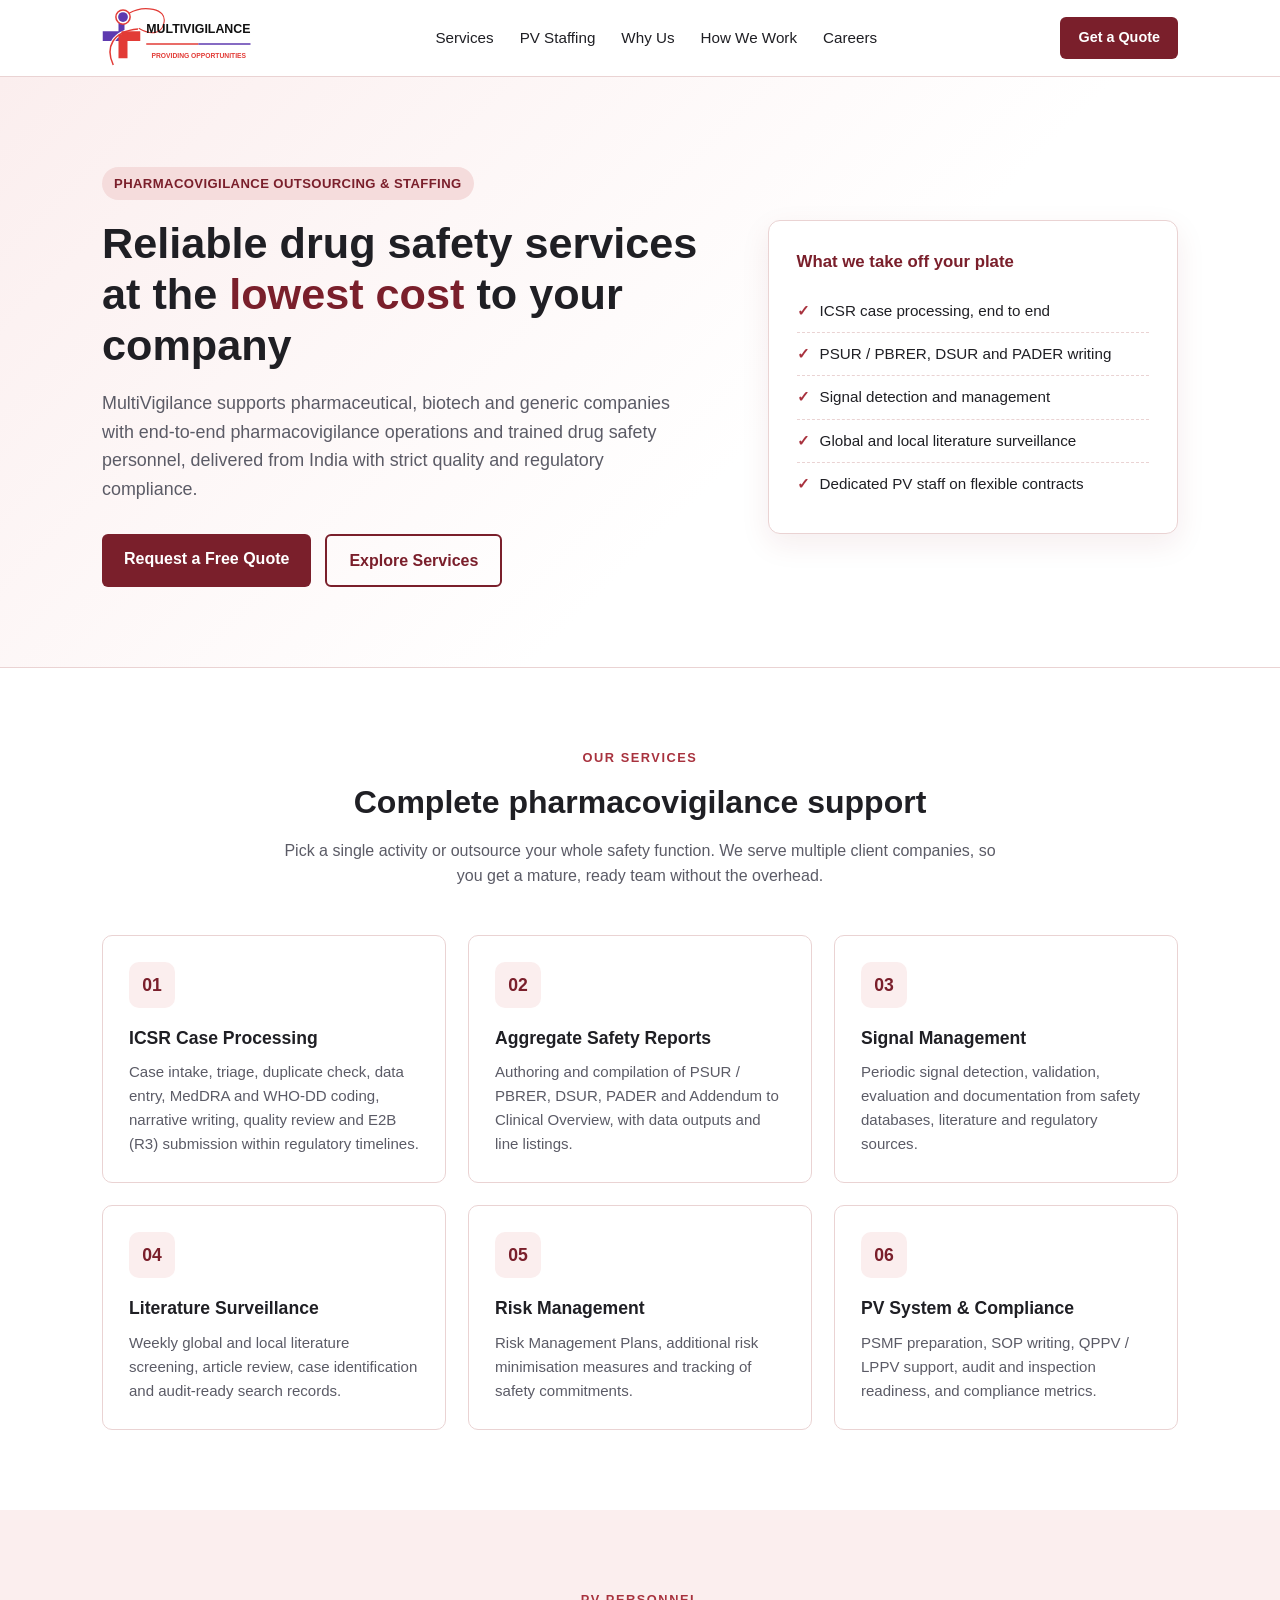
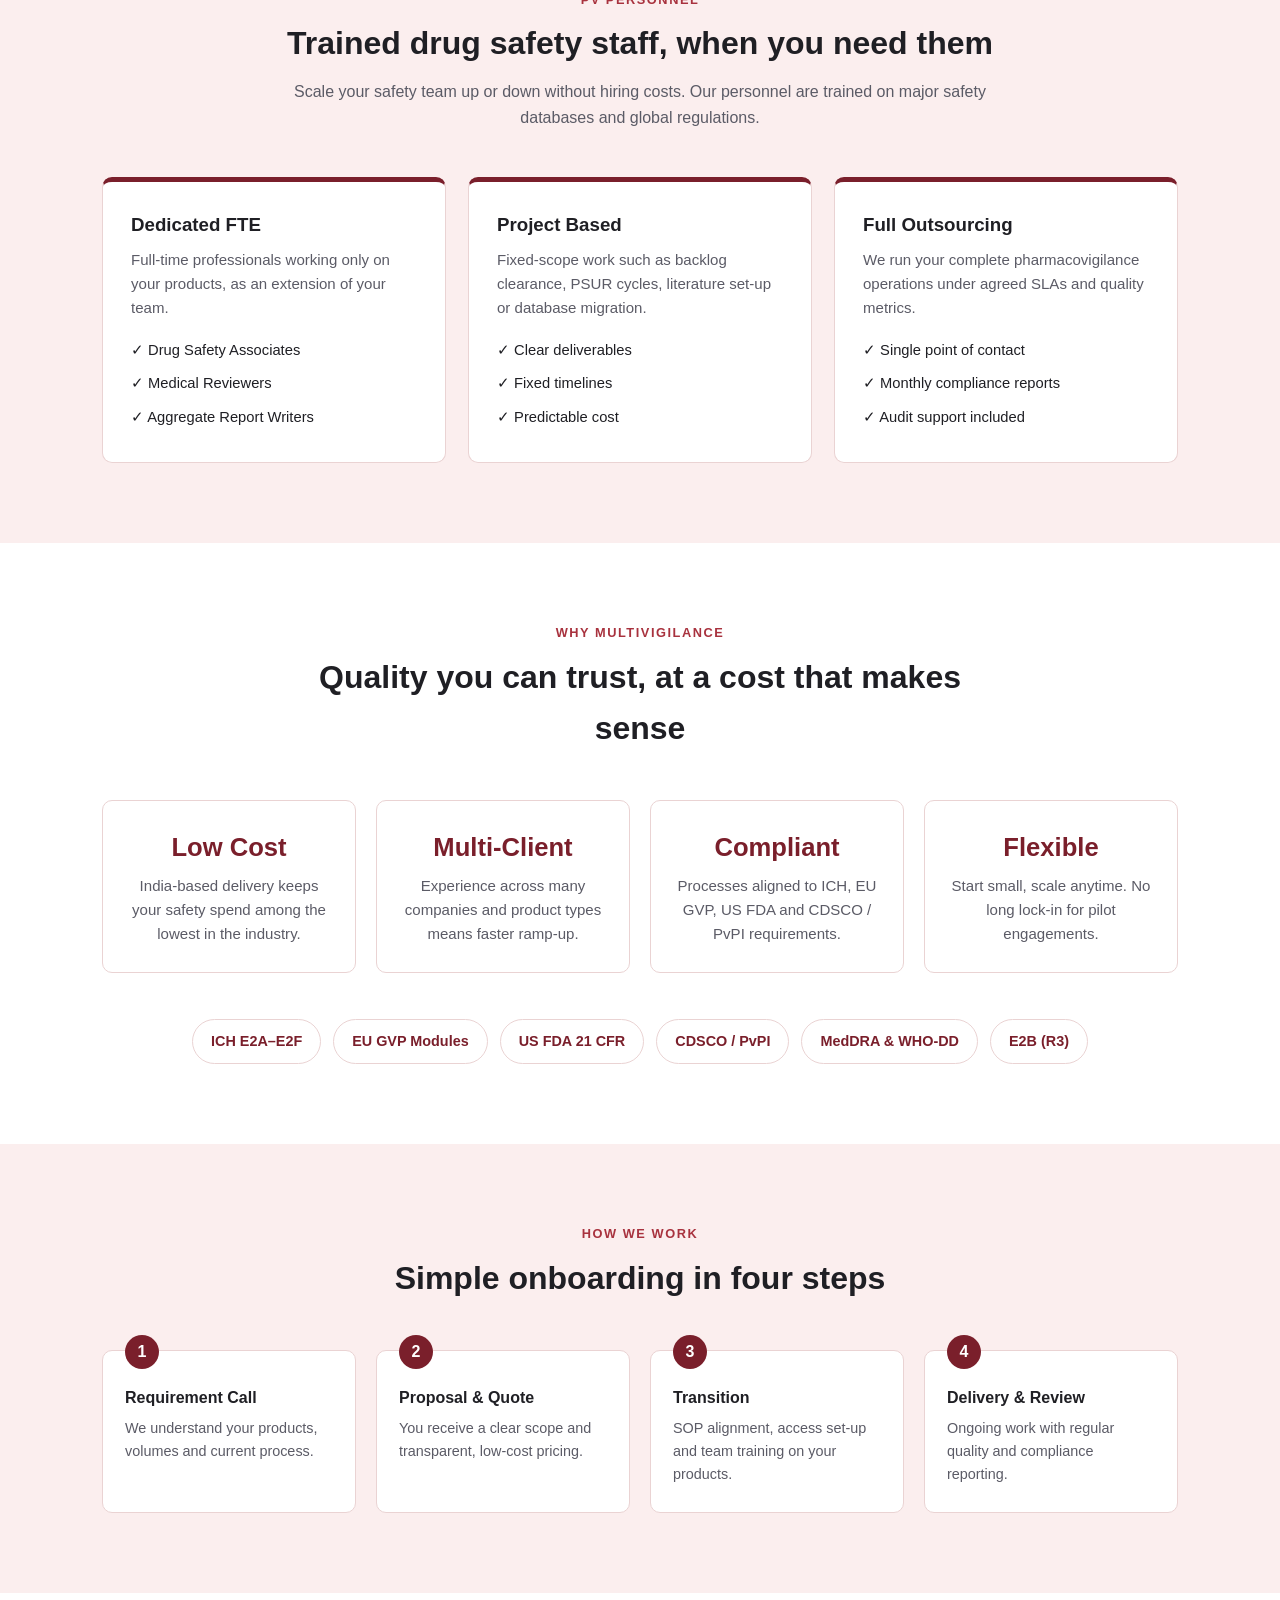
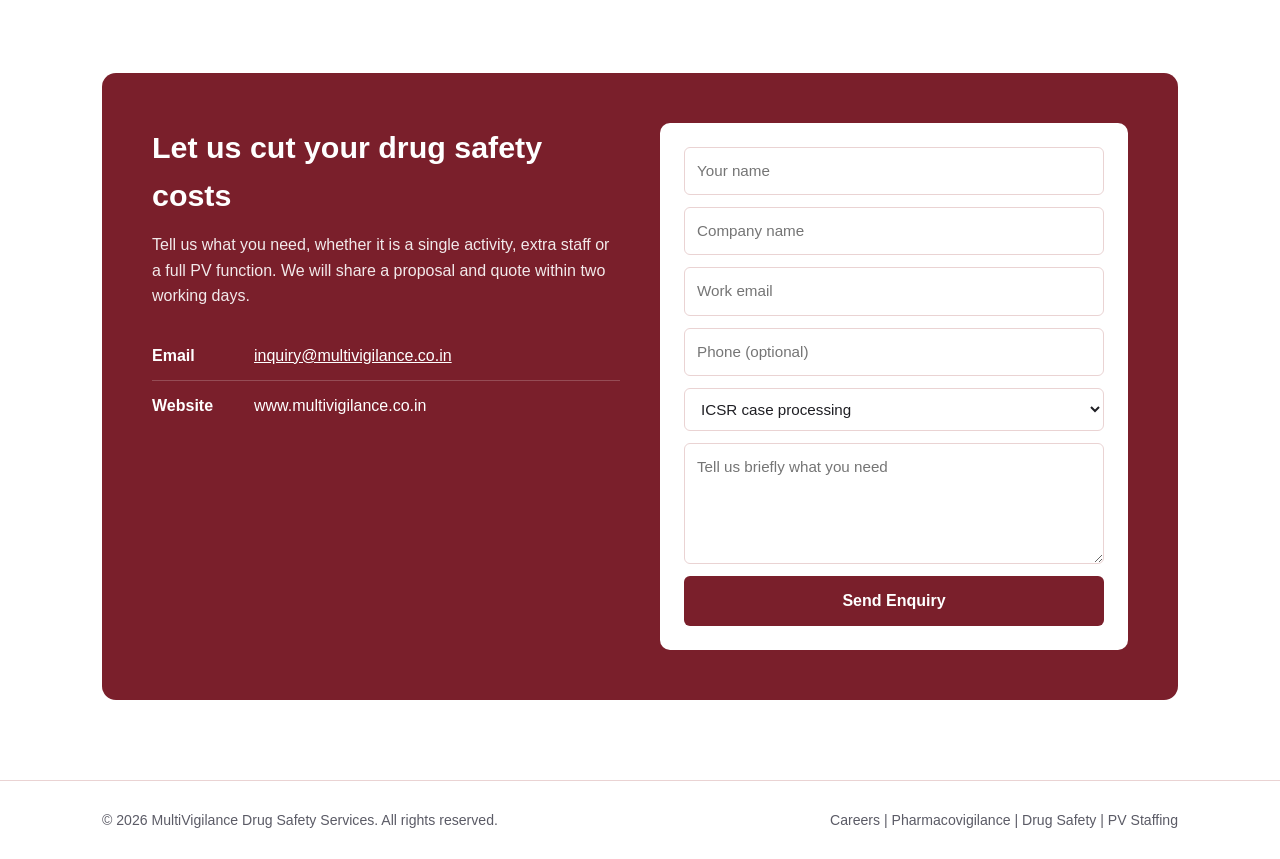
<file: index.html>
<!DOCTYPE html>
<html lang="en">
<head>
<meta charset="UTF-8">
<meta name="viewport" content="width=device-width, initial-scale=1.0">
<title>MultiVigilance | Cost-Efficient Drug Safety & Pharmacovigilance Services</title>
<meta name="description" content="MultiVigilance provides cost-efficient pharmacovigilance and drug safety services and trained PV personnel to pharmaceutical companies: ICSR case processing, aggregate reports, signal management, literature surveillance and staffing.">
<link rel="icon" type="image/svg+xml" href="data:image/svg+xml,<svg xmlns='http://www.w3.org/2000/svg' viewBox='0 0 110 110'><rect x='2' y='40' width='54' height='26' fill='%235e3aaf'/><rect x='44' y='22' width='16' height='26' fill='%235e3aaf'/><rect x='52' y='40' width='54' height='26' fill='%23e23b36'/><rect x='42' y='48' width='26' height='60' fill='%23e23b36'/><circle cx='54' cy='18' r='15' fill='white' stroke='%23e23b36' stroke-width='4'/><circle cx='54' cy='18' r='10' fill='%235e3aaf'/></svg>">
<link rel="stylesheet" href="style.css">
</head>
<body>

<header>
  <div class="wrap nav">
    <a href="./" class="brand"><svg class="logo" xmlns="http://www.w3.org/2000/svg" viewBox="0 0 400 160" role="img" aria-label="MultiVigilance - Providing Opportunities">
  <rect x="2" y="62" width="58" height="26" fill="#5e3aaf"/>
  <rect x="44" y="40" width="16" height="30" fill="#5e3aaf"/>
  <path d="M30 150 C 8 105, 28 62, 96 56" fill="none" stroke="#fff" stroke-width="9"/>
  <rect x="52" y="62" width="50" height="26" fill="#e23b36"/>
  <rect x="44" y="70" width="24" height="64" fill="#e23b36"/>
  <path d="M30 152 C 8 105, 28 62, 96 56" fill="none" stroke="#e23b36" stroke-width="4"/>
  <circle cx="56" cy="24" r="19" fill="#fff" stroke="#e23b36" stroke-width="4"/>
  <circle cx="56" cy="24" r="13" fill="#5e3aaf"/>
  <path d="M72 14 C 110 -8, 175 0, 165 40 C 158 72, 128 72, 98 54" fill="none" stroke="#e23b36" stroke-width="3"/>
  <text x="118" y="66" font-family="Segoe UI, Arial, Helvetica, sans-serif" font-weight="800" font-size="34" fill="#111" textLength="278" lengthAdjust="spacingAndGlyphs">MULTIVIGILANCE</text>
  <line x1="118" y1="96" x2="257" y2="96" stroke="#e23b36" stroke-width="4"/>
  <line x1="257" y1="96" x2="396" y2="96" stroke="#5e3aaf" stroke-width="4"/>
  <text x="132" y="134" font-family="Arial, Helvetica, sans-serif" font-weight="700" font-size="19" fill="#e23b36" textLength="252" lengthAdjust="spacingAndGlyphs">PROVIDING OPPORTUNITIES</text>
</svg></a>
    <nav><ul>
      <li><a href="#services">Services</a></li>
      <li><a href="#staffing">PV Staffing</a></li>
      <li><a href="#why">Why Us</a></li>
      <li><a href="#process">How We Work</a></li>
      <li><a href="careers.html">Careers</a></li>
    </ul></nav>
    <a href="#contact" class="btn">Get a Quote</a>
  </div>
</header>

<section class="hero">
  <div class="wrap hero-grid">
    <div>
      <span class="tag">PHARMACOVIGILANCE OUTSOURCING &amp; STAFFING</span>
      <h1>Reliable drug safety services at the <span>lowest cost</span> to your company</h1>
      <p class="lead">MultiVigilance supports pharmaceutical, biotech and generic companies with end-to-end pharmacovigilance operations and trained drug safety personnel, delivered from India with strict quality and regulatory compliance.</p>
      <div class="cta">
        <a href="#contact" class="btn">Request a Free Quote</a>
        <a href="#services" class="btn ghost">Explore Services</a>
      </div>
    </div>
    <div class="hero-card">
      <h3>What we take off your plate</h3>
      <ul>
        <li><span class="tick">&#10003;</span>ICSR case processing, end to end</li>
        <li><span class="tick">&#10003;</span>PSUR / PBRER, DSUR and PADER writing</li>
        <li><span class="tick">&#10003;</span>Signal detection and management</li>
        <li><span class="tick">&#10003;</span>Global and local literature surveillance</li>
        <li><span class="tick">&#10003;</span>Dedicated PV staff on flexible contracts</li>
      </ul>
    </div>
  </div>
</section>

<section id="services">
  <div class="wrap">
    <div class="head">
      <div class="eyebrow">Our Services</div>
      <h2>Complete pharmacovigilance support</h2>
      <p>Pick a single activity or outsource your whole safety function. We serve multiple client companies, so you get a mature, ready team without the overhead.</p>
    </div>
    <div class="grid3">
      <div class="card"><div class="icon">01</div><h3>ICSR Case Processing</h3><p>Case intake, triage, duplicate check, data entry, MedDRA and WHO-DD coding, narrative writing, quality review and E2B (R3) submission within regulatory timelines.</p></div>
      <div class="card"><div class="icon">02</div><h3>Aggregate Safety Reports</h3><p>Authoring and compilation of PSUR / PBRER, DSUR, PADER and Addendum to Clinical Overview, with data outputs and line listings.</p></div>
      <div class="card"><div class="icon">03</div><h3>Signal Management</h3><p>Periodic signal detection, validation, evaluation and documentation from safety databases, literature and regulatory sources.</p></div>
      <div class="card"><div class="icon">04</div><h3>Literature Surveillance</h3><p>Weekly global and local literature screening, article review, case identification and audit-ready search records.</p></div>
      <div class="card"><div class="icon">05</div><h3>Risk Management</h3><p>Risk Management Plans, additional risk minimisation measures and tracking of safety commitments.</p></div>
      <div class="card"><div class="icon">06</div><h3>PV System &amp; Compliance</h3><p>PSMF preparation, SOP writing, QPPV / LPPV support, audit and inspection readiness, and compliance metrics.</p></div>
    </div>
  </div>
</section>

<section id="staffing" class="alt">
  <div class="wrap">
    <div class="head">
      <div class="eyebrow">PV Personnel</div>
      <h2>Trained drug safety staff, when you need them</h2>
      <p>Scale your safety team up or down without hiring costs. Our personnel are trained on major safety databases and global regulations.</p>
    </div>
    <div class="models">
      <div class="model">
        <h3>Dedicated FTE</h3>
        <p>Full-time professionals working only on your products, as an extension of your team.</p>
        <ul><li>&#10003; Drug Safety Associates</li><li>&#10003; Medical Reviewers</li><li>&#10003; Aggregate Report Writers</li></ul>
      </div>
      <div class="model">
        <h3>Project Based</h3>
        <p>Fixed-scope work such as backlog clearance, PSUR cycles, literature set-up or database migration.</p>
        <ul><li>&#10003; Clear deliverables</li><li>&#10003; Fixed timelines</li><li>&#10003; Predictable cost</li></ul>
      </div>
      <div class="model">
        <h3>Full Outsourcing</h3>
        <p>We run your complete pharmacovigilance operations under agreed SLAs and quality metrics.</p>
        <ul><li>&#10003; Single point of contact</li><li>&#10003; Monthly compliance reports</li><li>&#10003; Audit support included</li></ul>
      </div>
    </div>
  </div>
</section>

<section id="why">
  <div class="wrap">
    <div class="head">
      <div class="eyebrow">Why MultiVigilance</div>
      <h2>Quality you can trust, at a cost that makes sense</h2>
    </div>
    <div class="why">
      <div class="card"><div class="big">Low Cost</div><p>India-based delivery keeps your safety spend among the lowest in the industry.</p></div>
      <div class="card"><div class="big">Multi-Client</div><p>Experience across many companies and product types means faster ramp-up.</p></div>
      <div class="card"><div class="big">Compliant</div><p>Processes aligned to ICH, EU GVP, US FDA and CDSCO / PvPI requirements.</p></div>
      <div class="card"><div class="big">Flexible</div><p>Start small, scale anytime. No long lock-in for pilot engagements.</p></div>
    </div>
    <div style="margin-top:46px" class="compliance">
      <span class="chip">ICH E2A–E2F</span><span class="chip">EU GVP Modules</span><span class="chip">US FDA 21 CFR</span><span class="chip">CDSCO / PvPI</span><span class="chip">MedDRA &amp; WHO-DD</span><span class="chip">E2B (R3)</span>
    </div>
  </div>
</section>

<section id="process" class="alt">
  <div class="wrap">
    <div class="head">
      <div class="eyebrow">How We Work</div>
      <h2>Simple onboarding in four steps</h2>
    </div>
    <div class="steps">
      <div class="step"><h3>Requirement Call</h3><p>We understand your products, volumes and current process.</p></div>
      <div class="step"><h3>Proposal &amp; Quote</h3><p>You receive a clear scope and transparent, low-cost pricing.</p></div>
      <div class="step"><h3>Transition</h3><p>SOP alignment, access set-up and team training on your products.</p></div>
      <div class="step"><h3>Delivery &amp; Review</h3><p>Ongoing work with regular quality and compliance reporting.</p></div>
    </div>
  </div>
</section>

<section id="contact">
  <div class="wrap">
    <div class="contact">
      <div>
        <h2>Let us cut your drug safety costs</h2>
        <p>Tell us what you need, whether it is a single activity, extra staff or a full PV function. We will share a proposal and quote within two working days.</p>
        <div class="info" style="margin-top:22px">
          <div><b>Email</b><a href="mailto:inquiry@multivigilance.co.in?subject=Pharmacovigilance%20service%20enquiry">inquiry@multivigilance.co.in</a></div>
          <div><b>Website</b><span>www.multivigilance.co.in</span></div>
        </div>
      </div>
      <form class="form" action="https://formsubmit.co/inquiry@multivigilance.co.in" method="POST">
        <input type="hidden" name="_subject" value="New enquiry from multivigilance.co.in">
        <input type="hidden" name="_template" value="table">
        <input type="hidden" name="_captcha" value="true">
        <input type="text" name="_honey" style="display:none">
        <input type="text" name="Name" placeholder="Your name" required>
        <input type="text" name="Company" placeholder="Company name">
        <input type="email" name="email" placeholder="Work email" required>
        <input type="tel" name="Phone" placeholder="Phone (optional)">
        <select name="Service">
          <option>ICSR case processing</option>
          <option>Aggregate reports (PSUR / PBRER / DSUR)</option>
          <option>Signal management</option>
          <option>Literature surveillance</option>
          <option>PV staffing / personnel</option>
          <option>Full PV outsourcing</option>
          <option>Other</option>
        </select>
        <textarea name="Message" rows="4" placeholder="Tell us briefly what you need" required></textarea>
        <button class="btn" type="submit">Send Enquiry</button>
      </form>
    </div>
  </div>
</section>

<footer>
  <div class="wrap">
    <span>&copy; 2026 MultiVigilance Drug Safety Services. All rights reserved.</span>
    <span><a href="careers.html">Careers</a> | Pharmacovigilance | Drug Safety | PV Staffing</span>
  </div>
</footer>

</body>
</html>
</file>
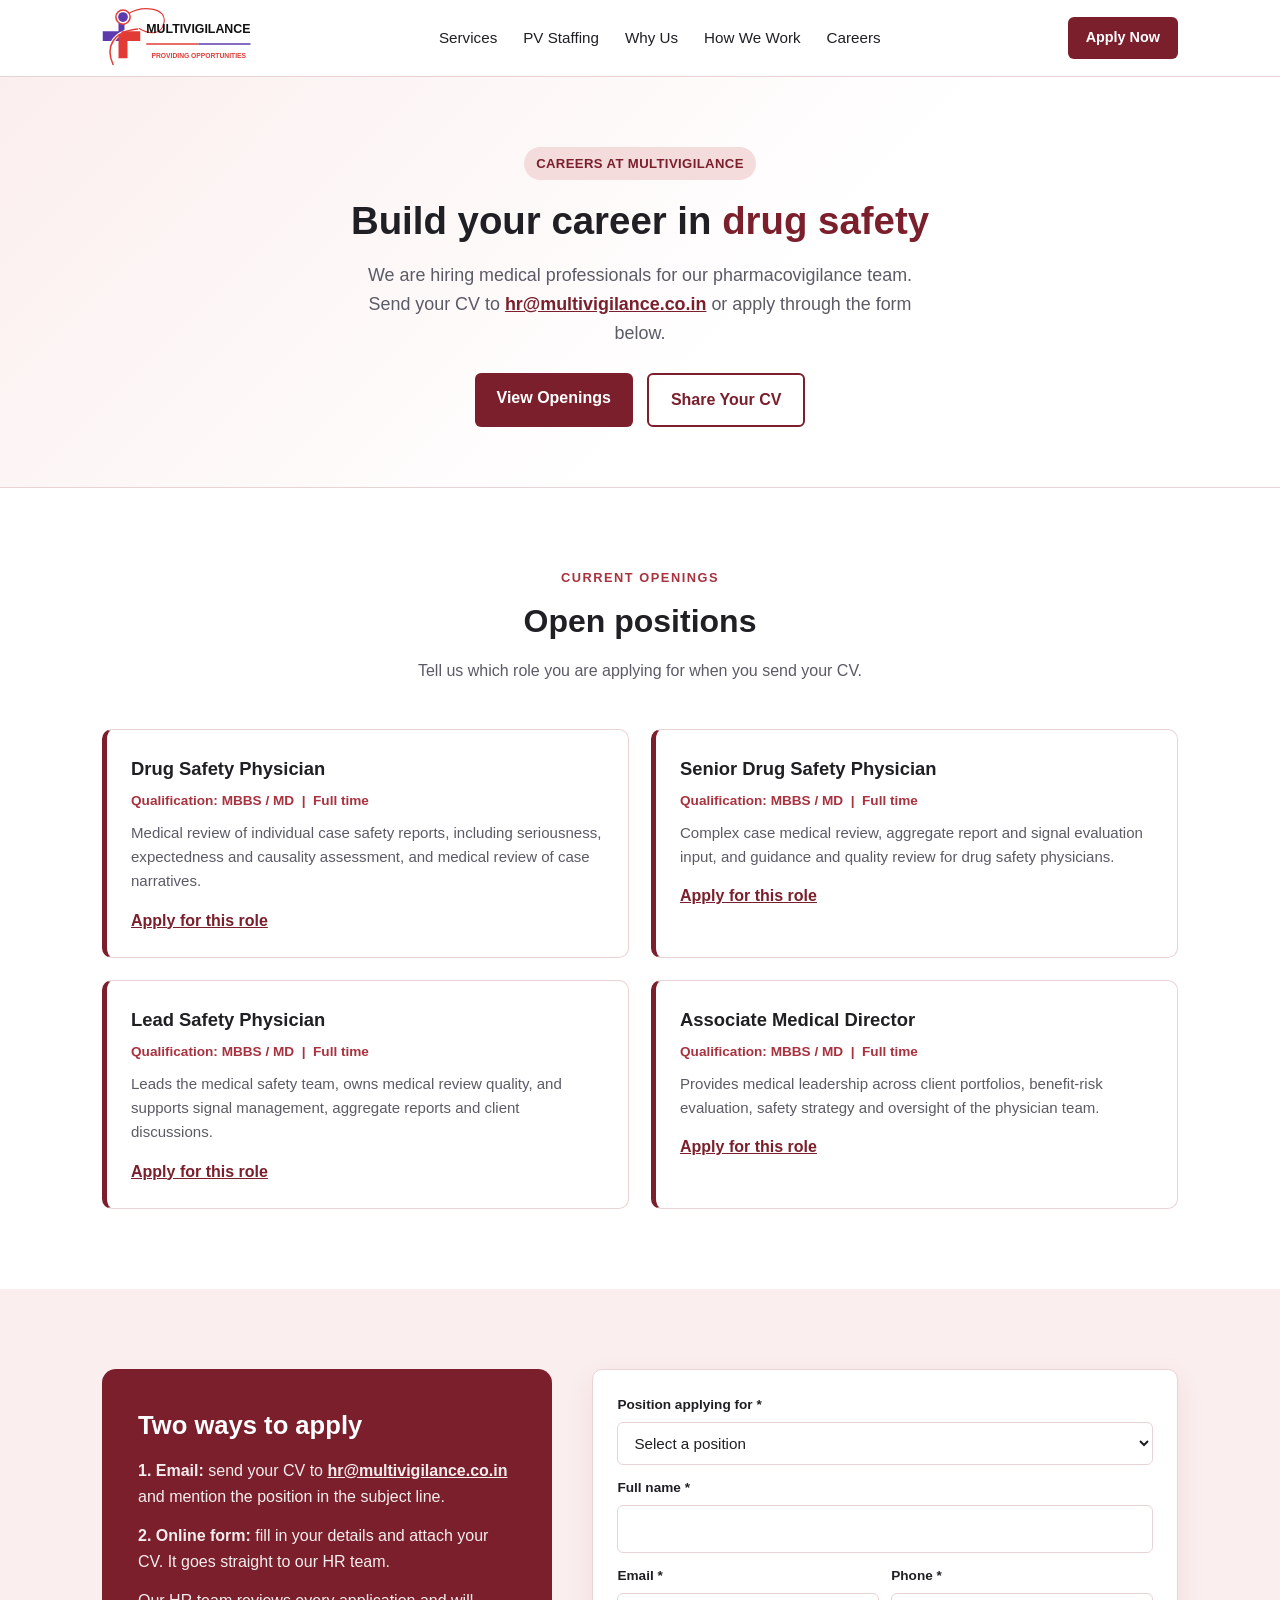
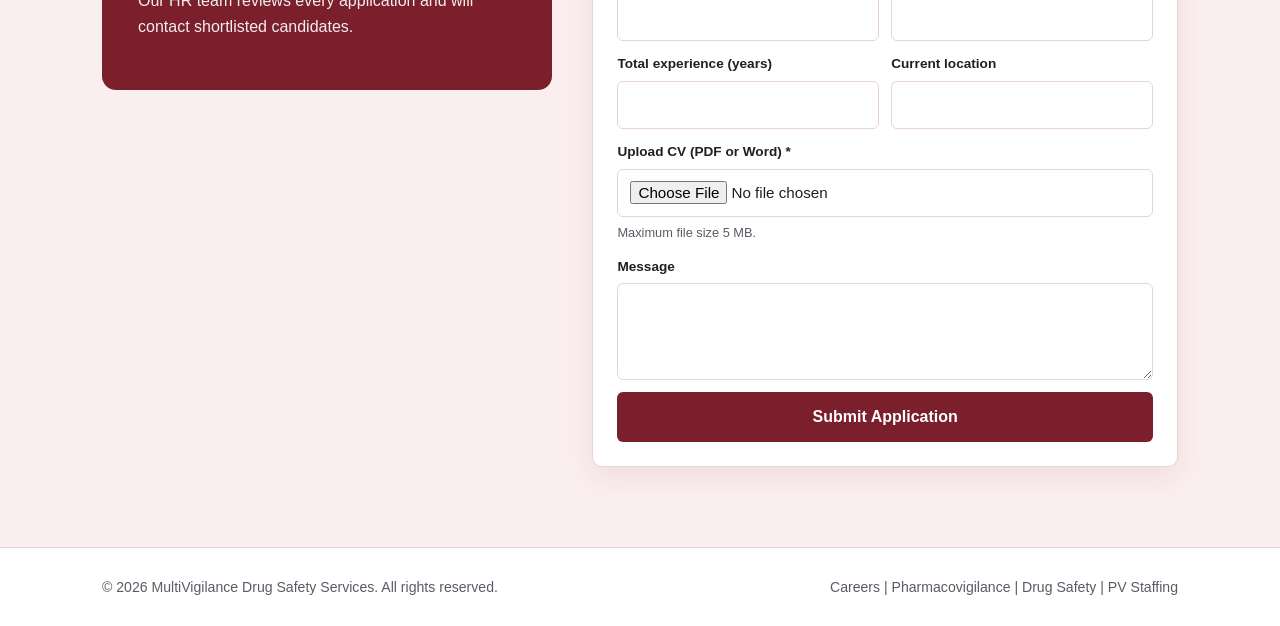
<file: careers.html>
<!DOCTYPE html>
<html lang="en">
<head>
<meta charset="UTF-8">
<meta name="viewport" content="width=device-width, initial-scale=1.0">
<title>Careers | MultiVigilance Drug Safety Services</title>
<meta name="description" content="Careers at MultiVigilance: openings for Drug Safety Physician, Senior Drug Safety Physician, Lead Safety Physician and Associate Medical Director. Send your CV to hr@multivigilance.co.in.">
<link rel="icon" type="image/svg+xml" href="data:image/svg+xml,<svg xmlns='http://www.w3.org/2000/svg' viewBox='0 0 110 110'><rect x='2' y='40' width='54' height='26' fill='%235e3aaf'/><rect x='44' y='22' width='16' height='26' fill='%235e3aaf'/><rect x='52' y='40' width='54' height='26' fill='%23e23b36'/><rect x='42' y='48' width='26' height='60' fill='%23e23b36'/><circle cx='54' cy='18' r='15' fill='white' stroke='%23e23b36' stroke-width='4'/><circle cx='54' cy='18' r='10' fill='%235e3aaf'/></svg>">
<link rel="stylesheet" href="style.css">
</head>
<body>

<header>
  <div class="wrap nav">
    <a href="./" class="brand"><svg class="logo" xmlns="http://www.w3.org/2000/svg" viewBox="0 0 400 160" role="img" aria-label="MultiVigilance - Providing Opportunities">
  <rect x="2" y="62" width="58" height="26" fill="#5e3aaf"/>
  <rect x="44" y="40" width="16" height="30" fill="#5e3aaf"/>
  <path d="M30 150 C 8 105, 28 62, 96 56" fill="none" stroke="#fff" stroke-width="9"/>
  <rect x="52" y="62" width="50" height="26" fill="#e23b36"/>
  <rect x="44" y="70" width="24" height="64" fill="#e23b36"/>
  <path d="M30 152 C 8 105, 28 62, 96 56" fill="none" stroke="#e23b36" stroke-width="4"/>
  <circle cx="56" cy="24" r="19" fill="#fff" stroke="#e23b36" stroke-width="4"/>
  <circle cx="56" cy="24" r="13" fill="#5e3aaf"/>
  <path d="M72 14 C 110 -8, 175 0, 165 40 C 158 72, 128 72, 98 54" fill="none" stroke="#e23b36" stroke-width="3"/>
  <text x="118" y="66" font-family="Segoe UI, Arial, Helvetica, sans-serif" font-weight="800" font-size="34" fill="#111" textLength="278" lengthAdjust="spacingAndGlyphs">MULTIVIGILANCE</text>
  <line x1="118" y1="96" x2="257" y2="96" stroke="#e23b36" stroke-width="4"/>
  <line x1="257" y1="96" x2="396" y2="96" stroke="#5e3aaf" stroke-width="4"/>
  <text x="132" y="134" font-family="Arial, Helvetica, sans-serif" font-weight="700" font-size="19" fill="#e23b36" textLength="252" lengthAdjust="spacingAndGlyphs">PROVIDING OPPORTUNITIES</text>
</svg></a>
    <nav><ul>
      <li><a href="./#services">Services</a></li>
      <li><a href="./#staffing">PV Staffing</a></li>
      <li><a href="./#why">Why Us</a></li>
      <li><a href="./#process">How We Work</a></li>
      <li><a href="careers.html">Careers</a></li>
    </ul></nav>
    <a href="#apply" class="btn">Apply Now</a>
  </div>
</header>

<section class="page-hero">
  <div class="wrap">
    <span class="tag">CAREERS AT MULTIVIGILANCE</span>
    <h1>Build your career in <span>drug safety</span></h1>
    <p class="lead">We are hiring medical professionals for our pharmacovigilance team. Send your CV to <a href="mailto:hr@multivigilance.co.in" style="color:var(--maroon);font-weight:700;text-decoration:underline">hr@multivigilance.co.in</a> or apply through the form below.</p>
    <div class="cta" style="justify-content:center">
      <a href="#openings" class="btn">View Openings</a>
      <a href="#apply" class="btn ghost">Share Your CV</a>
    </div>
  </div>
</section>

<section id="openings">
  <div class="wrap">
    <div class="head">
      <div class="eyebrow">Current Openings</div>
      <h2>Open positions</h2>
      <p>Tell us which role you are applying for when you send your CV.</p>
    </div>
    <div class="roles">
      <div class="role"><h3>Drug Safety Physician</h3><div class="meta">Qualification: MBBS / MD &nbsp;|&nbsp; Full time</div><p>Medical review of individual case safety reports, including seriousness, expectedness and causality assessment, and medical review of case narratives.</p><a class="apply" href="#apply" onclick="document.getElementById('pos').value='Drug Safety Physician'">Apply for this role</a></div>
      <div class="role"><h3>Senior Drug Safety Physician</h3><div class="meta">Qualification: MBBS / MD &nbsp;|&nbsp; Full time</div><p>Complex case medical review, aggregate report and signal evaluation input, and guidance and quality review for drug safety physicians.</p><a class="apply" href="#apply" onclick="document.getElementById('pos').value='Senior Drug Safety Physician'">Apply for this role</a></div>
      <div class="role"><h3>Lead Safety Physician</h3><div class="meta">Qualification: MBBS / MD &nbsp;|&nbsp; Full time</div><p>Leads the medical safety team, owns medical review quality, and supports signal management, aggregate reports and client discussions.</p><a class="apply" href="#apply" onclick="document.getElementById('pos').value='Lead Safety Physician'">Apply for this role</a></div>
      <div class="role"><h3>Associate Medical Director</h3><div class="meta">Qualification: MBBS / MD &nbsp;|&nbsp; Full time</div><p>Provides medical leadership across client portfolios, benefit-risk evaluation, safety strategy and oversight of the physician team.</p><a class="apply" href="#apply" onclick="document.getElementById('pos').value='Associate Medical Director'">Apply for this role</a></div>
    </div>
  </div>
</section>

<section id="apply" class="alt">
  <div class="wrap cvbox">
    <div class="note">
      <h2>Two ways to apply</h2>
      <p><b>1. Email:</b> send your CV to <a href="mailto:hr@multivigilance.co.in?subject=Job%20Application">hr@multivigilance.co.in</a> and mention the position in the subject line.</p>
      <p><b>2. Online form:</b> fill in your details and attach your CV. It goes straight to our HR team.</p>
      <p>Our HR team reviews every application and will contact shortlisted candidates.</p>
    </div>
    <form class="form app" action="https://formsubmit.co/hr@multivigilance.co.in" method="POST" enctype="multipart/form-data">
      <input type="hidden" name="_subject" value="New job application from multivigilance.co.in">
      <input type="hidden" name="_template" value="table">
      <input type="hidden" name="_captcha" value="true">
      <input type="text" name="_honey" style="display:none">
      <label for="pos">Position applying for *</label>
      <select id="pos" name="Position" required>
          <option value="" disabled selected>Select a position</option>
          <option>Drug Safety Physician</option>
          <option>Senior Drug Safety Physician</option>
          <option>Lead Safety Physician</option>
          <option>Associate Medical Director</option>
      </select>
      <label>Full name *</label>
      <input type="text" name="Name" required>
      <div class="two">
        <div style="display:grid;gap:12px"><label>Email *</label><input type="email" name="email" required></div>
        <div style="display:grid;gap:12px"><label>Phone *</label><input type="tel" name="Phone" required></div>
      </div>
      <div class="two">
        <div style="display:grid;gap:12px"><label>Total experience (years)</label><input type="text" name="Experience"></div>
        <div style="display:grid;gap:12px"><label>Current location</label><input type="text" name="Location"></div>
      </div>
      <label>Upload CV (PDF or Word) *</label>
      <input type="file" name="attachment" accept=".pdf,.doc,.docx" required>
      <div class="hint">Maximum file size 5 MB.</div>
      <label>Message</label>
      <textarea name="Message" rows="3"></textarea>
      <button class="btn" type="submit">Submit Application</button>
    </form>
  </div>
</section>

<footer>
  <div class="wrap">
    <span>&copy; 2026 MultiVigilance Drug Safety Services. All rights reserved.</span>
    <span><a href="careers.html">Careers</a> | Pharmacovigilance | Drug Safety | PV Staffing</span>
  </div>
</footer>

</body>
</html>
</file>
<file: style.css>
:root{
    --maroon:#7a1f2b; --red:#a8323e; --rose:#fbeeee; --rose2:#f5dcdc;
    --ink:#1f1f24; --muted:#5b5b66; --line:#ead3d3; --white:#fff;
  }
  *{box-sizing:border-box;margin:0;padding:0}
  html{scroll-behavior:smooth}
  body{font-family:"Segoe UI",Roboto,Helvetica,Arial,sans-serif;color:var(--ink);line-height:1.6;background:var(--white)}
  a{color:inherit;text-decoration:none}
  .wrap{max-width:1120px;margin:0 auto;padding:0 22px}

  header{position:sticky;top:0;z-index:10;background:rgba(255,255,255,.96);border-bottom:1px solid var(--line);backdrop-filter:blur(6px)}
  .nav{display:flex;align-items:center;justify-content:space-between;height:76px}
  .brand{display:flex;align-items:center}
  .brand .logo{height:60px;width:auto;display:block}
  nav ul{display:flex;gap:26px;list-style:none;font-size:.95rem}
  nav a:hover{color:var(--red)}
  .btn{display:inline-block;background:var(--maroon);color:#fff;padding:12px 22px;border-radius:6px;font-weight:600;transition:background .2s}
  .btn:hover{background:var(--red)}
  .btn.ghost{background:transparent;border:2px solid var(--maroon);color:var(--maroon)}
  .btn.ghost:hover{background:var(--maroon);color:#fff}
  .nav .btn{padding:9px 18px;font-size:.9rem}

  .hero{background:linear-gradient(135deg,var(--rose) 0%,#fff 60%);padding:90px 0 80px;border-bottom:1px solid var(--line)}
  .hero-grid{display:grid;grid-template-columns:1.2fr .8fr;gap:50px;align-items:center}
  .tag{display:inline-block;background:var(--rose2);color:var(--maroon);font-weight:600;font-size:.82rem;padding:6px 12px;border-radius:20px;margin-bottom:18px;letter-spacing:.03em}
  h1{font-size:2.7rem;line-height:1.18;color:var(--ink);margin-bottom:18px}
  h1 span{color:var(--maroon)}
  .lead{font-size:1.12rem;color:var(--muted);margin-bottom:30px;max-width:580px}
  .cta{display:flex;gap:14px;flex-wrap:wrap}
  .hero-card{background:#fff;border:1px solid var(--line);border-radius:12px;padding:28px;box-shadow:0 10px 30px rgba(122,31,43,.08)}
  .hero-card h3{color:var(--maroon);margin-bottom:14px;font-size:1.05rem}
  .hero-card ul{list-style:none}
  .hero-card li{padding:9px 0;border-bottom:1px dashed var(--line);display:flex;gap:10px;font-size:.95rem}
  .hero-card li:last-child{border:none}
  .tick{color:var(--red);font-weight:700}

  section{padding:80px 0}
  .head{text-align:center;max-width:720px;margin:0 auto 46px}
  .head h2{font-size:2rem;margin-bottom:10px}
  .head p{color:var(--muted)}
  .eyebrow{color:var(--red);font-weight:700;font-size:.8rem;letter-spacing:.12em;text-transform:uppercase;margin-bottom:8px}

  .grid3{display:grid;grid-template-columns:repeat(3,1fr);gap:22px}
  .card{border:1px solid var(--line);border-radius:10px;padding:26px;background:#fff;transition:transform .2s,box-shadow .2s}
  .card:hover{transform:translateY(-3px);box-shadow:0 10px 24px rgba(122,31,43,.1)}
  .icon{width:46px;height:46px;border-radius:10px;background:var(--rose);display:flex;align-items:center;justify-content:center;margin-bottom:16px;color:var(--maroon);font-weight:800;font-size:1.1rem}
  .card h3{font-size:1.1rem;margin-bottom:8px}
  .card p{color:var(--muted);font-size:.94rem}

  .alt{background:var(--rose)}
  .why{display:grid;grid-template-columns:repeat(4,1fr);gap:20px}
  .why .card{text-align:center}
  .why .big{font-size:1.6rem;font-weight:800;color:var(--maroon);margin-bottom:6px}

  .models{display:grid;grid-template-columns:repeat(3,1fr);gap:22px}
  .model{border:1px solid var(--line);border-top:5px solid var(--maroon);border-radius:10px;padding:28px;background:#fff}
  .model h3{margin-bottom:8px}
  .model p{color:var(--muted);font-size:.94rem;margin-bottom:14px}
  .model ul{list-style:none;font-size:.92rem}
  .model li{padding:5px 0}

  .compliance{display:flex;flex-wrap:wrap;gap:12px;justify-content:center}
  .chip{border:1px solid var(--line);background:#fff;padding:10px 18px;border-radius:30px;font-weight:600;font-size:.9rem;color:var(--maroon)}

  .steps{display:grid;grid-template-columns:repeat(4,1fr);gap:20px;counter-reset:s}
  .step{position:relative;padding:26px 22px;background:#fff;border:1px solid var(--line);border-radius:10px}
  .step::before{counter-increment:s;content:counter(s);position:absolute;top:-16px;left:22px;width:34px;height:34px;border-radius:50%;background:var(--maroon);color:#fff;display:flex;align-items:center;justify-content:center;font-weight:700}
  .step h3{font-size:1rem;margin:8px 0 6px}
  .step p{font-size:.9rem;color:var(--muted)}

  .contact{background:var(--maroon);color:#fff;border-radius:14px;padding:50px;display:grid;grid-template-columns:1fr 1fr;gap:40px;align-items:start}
  .contact h2{font-size:1.9rem;margin-bottom:12px}
  .contact p{opacity:.9}
  .contact .info div{padding:12px 0;border-bottom:1px solid rgba(255,255,255,.2);display:flex;gap:12px}
  .contact .info div:last-child{border:none}
  .contact .info b{min-width:90px}
  .contact a{text-decoration:underline}
  .form{background:#fff;border-radius:10px;padding:24px;display:grid;gap:12px}
  .form input,.form select,.form textarea{width:100%;padding:11px 12px;border:1px solid var(--line);border-radius:6px;font:inherit;font-size:.95rem;color:var(--ink);background:#fff}
  .form input:focus,.form select:focus,.form textarea:focus{outline:2px solid var(--red);border-color:transparent}
  .form .btn{border:none;cursor:pointer;font:inherit;font-weight:600;background:var(--maroon);color:#fff}
  .form .btn:hover{background:var(--red)}
  .contact .btn:hover{background:var(--rose2)}

  footer{border-top:1px solid var(--line);padding:28px 0;color:var(--muted);font-size:.88rem}
  footer .wrap{display:flex;justify-content:space-between;flex-wrap:wrap;gap:10px}

  @media (max-width:900px){
    nav ul{display:none}
    .hero-grid,.contact{grid-template-columns:1fr}
    .grid3,.models{grid-template-columns:1fr 1fr}
    .why,.steps{grid-template-columns:1fr 1fr}
    h1{font-size:2.1rem}
  }
  @media (max-width:600px){
    .grid3,.models,.why,.steps{grid-template-columns:1fr}
    .contact{padding:32px 24px}
    section{padding:60px 0}
    .steps{row-gap:30px}
  }

  .page-hero{background:linear-gradient(135deg,var(--rose) 0%,#fff 60%);padding:70px 0 60px;border-bottom:1px solid var(--line);text-align:center}
  .page-hero h1{font-size:2.4rem}
  .page-hero .lead{margin:0 auto 26px}
  .roles{display:grid;grid-template-columns:repeat(2,1fr);gap:22px}
  .role{border:1px solid var(--line);border-left:5px solid var(--maroon);border-radius:10px;padding:24px;background:#fff}
  .role h3{font-size:1.15rem;margin-bottom:6px}
  .role .meta{font-size:.85rem;color:var(--red);font-weight:600;margin-bottom:10px}
  .role p{color:var(--muted);font-size:.94rem;margin-bottom:14px}
  .role a.apply{font-weight:600;color:var(--maroon);text-decoration:underline}
  .cvbox{display:grid;grid-template-columns:1fr 1.3fr;gap:40px;align-items:start}
  .cvbox .note{background:var(--maroon);color:#fff;border-radius:14px;padding:36px}
  .cvbox .note h2{font-size:1.6rem;margin-bottom:12px}
  .cvbox .note p{opacity:.92;margin-bottom:14px}
  .cvbox .note a{text-decoration:underline;font-weight:700}
  .form.app{border:1px solid var(--line);box-shadow:0 10px 30px rgba(122,31,43,.08)}
  .form label{font-size:.85rem;font-weight:600;color:var(--ink);margin-bottom:-6px}
  .form .two{display:grid;grid-template-columns:1fr 1fr;gap:12px}
  .form .hint{font-size:.8rem;color:var(--muted);margin-top:-6px}
  @media (max-width:900px){.roles,.cvbox{grid-template-columns:1fr}}
  @media (max-width:600px){.form .two{grid-template-columns:1fr}.page-hero h1{font-size:1.9rem}}
</file>
